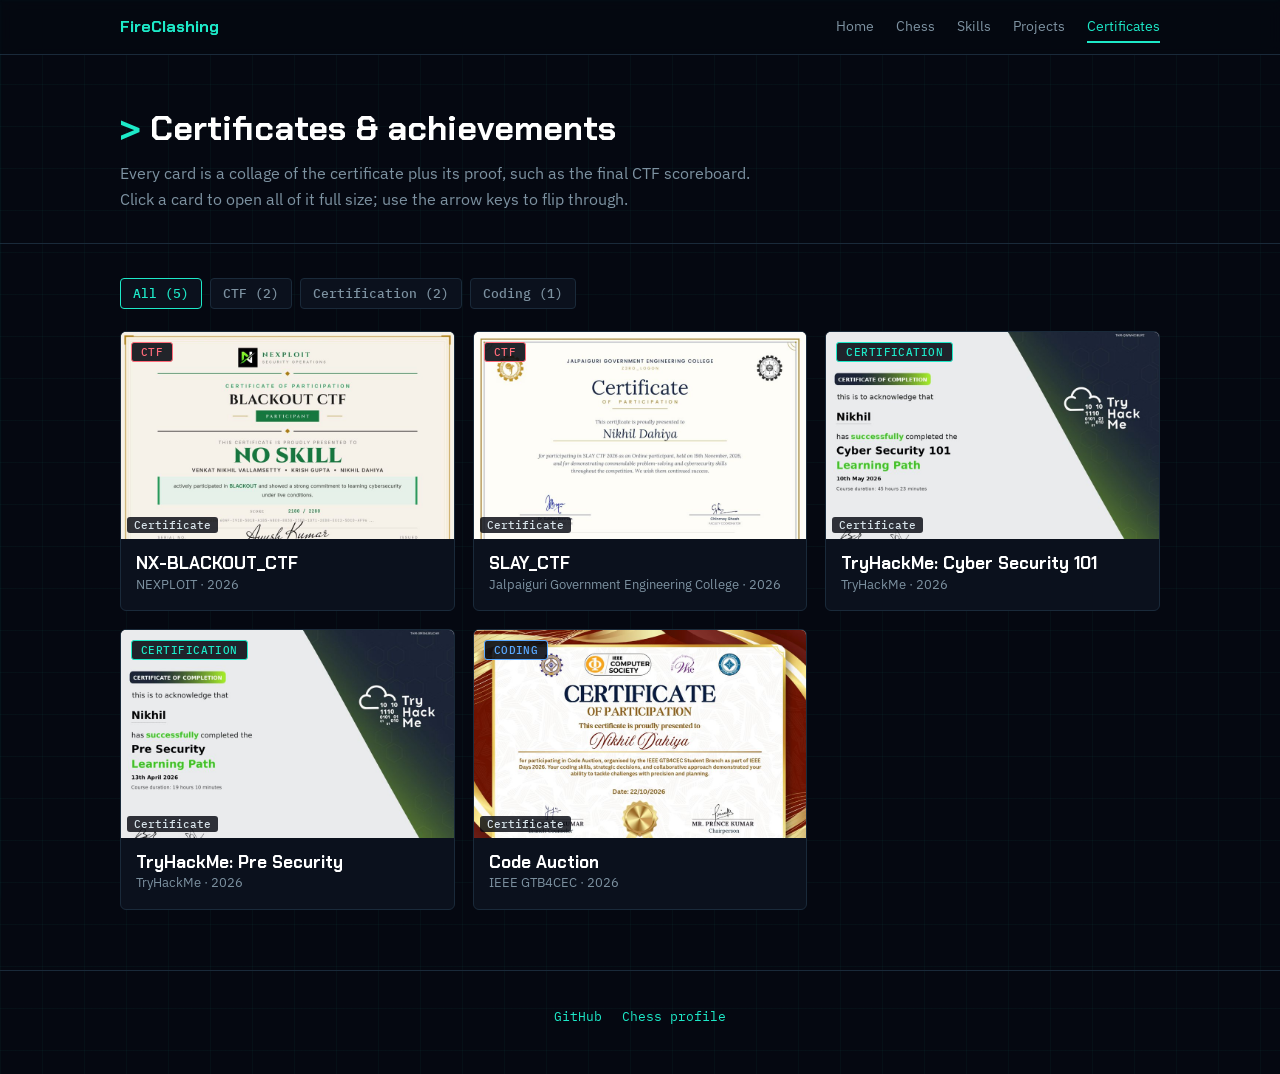
<file: certificates.html>
<!DOCTYPE html>
<html lang="en">
<head>
<meta charset="utf-8">
<meta name="viewport" content="width=device-width, initial-scale=1">
<title>Certificates &amp; Achievements | FireClashing</title>
<meta name="description" content="Certificates, CTF results and achievements by FireClashing.">
<link rel="icon" href="assets/FireClashing.png">
<link rel="preconnect" href="https://fonts.googleapis.com">
<link rel="preconnect" href="https://fonts.gstatic.com" crossorigin>
<link href="https://fonts.googleapis.com/css2?family=Chakra+Petch:wght@500;700&family=IBM+Plex+Sans:wght@400;500&family=IBM+Plex+Mono:wght@400;500&display=swap" rel="stylesheet">
<link rel="stylesheet" href="assets/style.css">
</head>
<body>
<nav id="nav" aria-label="Main"></nav>

<header class="pagehead"><div class="wrap">
  <h1>Certificates &amp; achievements</h1>
  <p class="sub">Every card is a collage of the certificate plus its proof, such as the final CTF scoreboard. Click a card to open all of it full size; use the arrow keys to flip through.</p>
</div></header>
<main class="page-body"><div class="wrap">
  <div class="filters" id="filters"></div>
  <div class="agrid" id="achGrid"></div>
</div></main>

<footer id="contact"></footer>

<script src="assets/data.js"></script>
<script src="assets/site.js"></script>
</body>
</html>
</file>
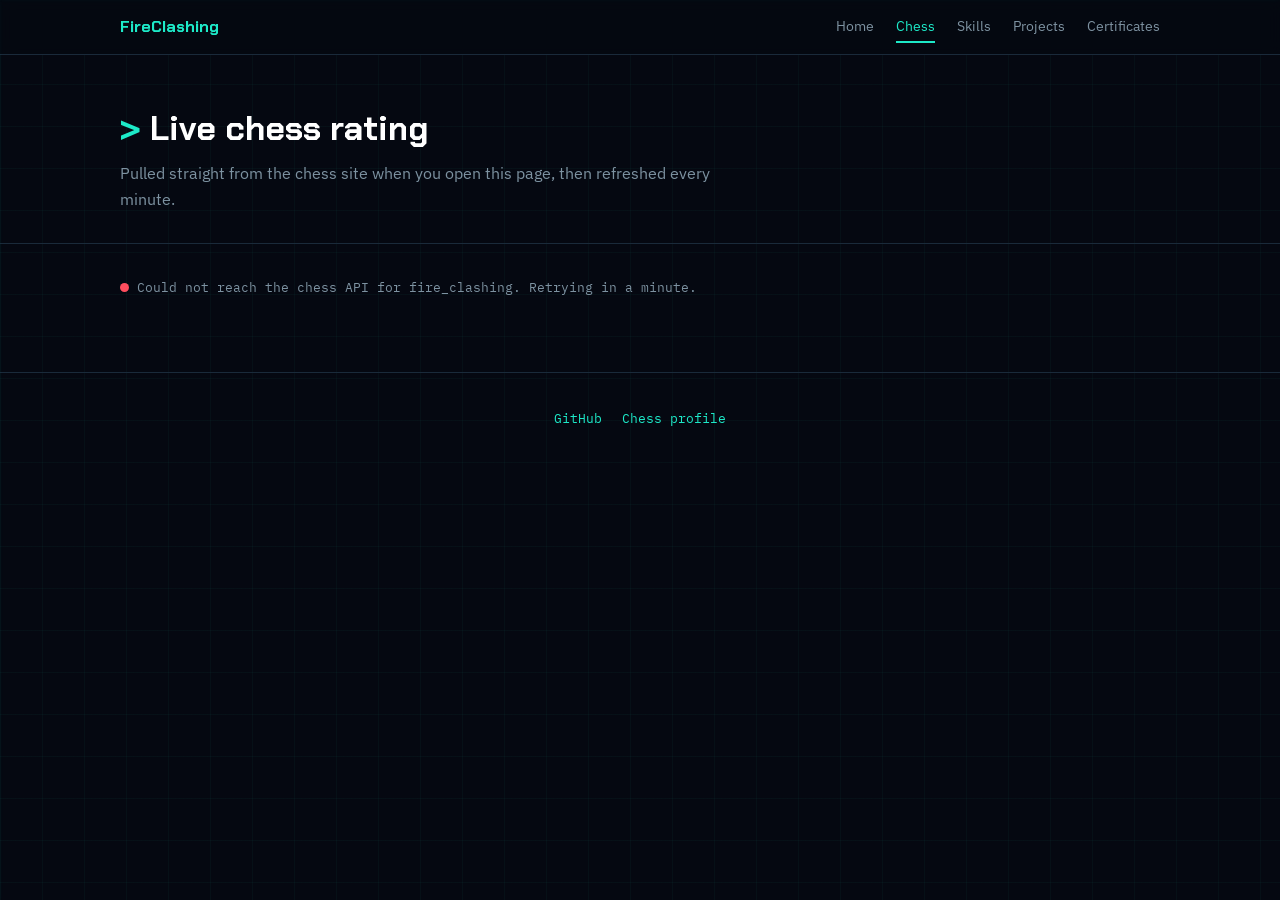
<file: chess.html>
<!DOCTYPE html>
<html lang="en">
<head>
<meta charset="utf-8">
<meta name="viewport" content="width=device-width, initial-scale=1">
<title>Chess | FireClashing</title>
<meta name="description" content="Live chess rating of fire_clashing.">
<link rel="icon" href="assets/FireClashing.png">
<link rel="preconnect" href="https://fonts.googleapis.com">
<link rel="preconnect" href="https://fonts.gstatic.com" crossorigin>
<link href="https://fonts.googleapis.com/css2?family=Chakra+Petch:wght@500;700&family=IBM+Plex+Sans:wght@400;500&family=IBM+Plex+Mono:wght@400;500&display=swap" rel="stylesheet">
<link rel="stylesheet" href="assets/style.css">
</head>
<body>
<nav id="nav" aria-label="Main"></nav>


<header class="pagehead"><div class="wrap">
  <h1>Live chess rating</h1>
  <p class="sub">Pulled straight from the chess site when you open this page, then refreshed every minute.</p>
</div></header>
<main class="page-body"><div class="wrap">
  <div data-card="chess"></div>
</div></main>

<footer id="contact"></footer>

<script src="assets/data.js"></script>
<script src="assets/site.js"></script>
</body>
</html>
</file>
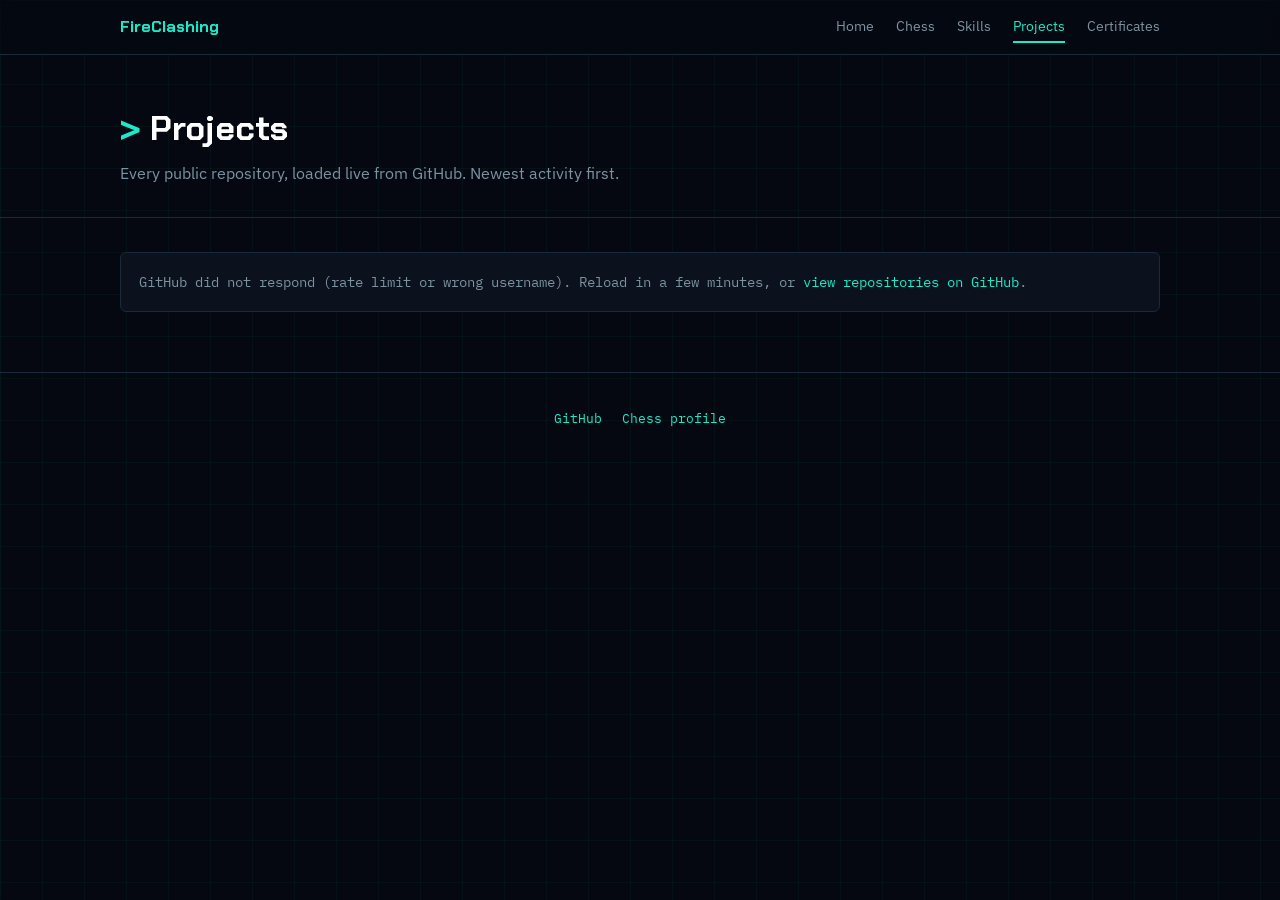
<file: projects.html>
<!DOCTYPE html>
<html lang="en">
<head>
<meta charset="utf-8">
<meta name="viewport" content="width=device-width, initial-scale=1">
<title>Projects | FireClashing</title>
<meta name="description" content="Public GitHub projects by FireClashing.">
<link rel="icon" href="assets/FireClashing.png">
<link rel="preconnect" href="https://fonts.googleapis.com">
<link rel="preconnect" href="https://fonts.gstatic.com" crossorigin>
<link href="https://fonts.googleapis.com/css2?family=Chakra+Petch:wght@500;700&family=IBM+Plex+Sans:wght@400;500&family=IBM+Plex+Mono:wght@400;500&display=swap" rel="stylesheet">
<link rel="stylesheet" href="assets/style.css">
</head>
<body>
<nav id="nav" aria-label="Main"></nav>

<header class="pagehead"><div class="wrap">
  <h1>Projects</h1>
  <p class="sub">Every public repository, loaded live from GitHub. Newest activity first. <span id="projCount"></span></p>
</div></header>
<main class="page-body"><div class="wrap">
  <div data-card="projects" data-filters="true"></div>
</div></main>

<footer id="contact"></footer>

<script src="assets/data.js"></script>
<script src="assets/site.js"></script>
</body>
</html>
</file>
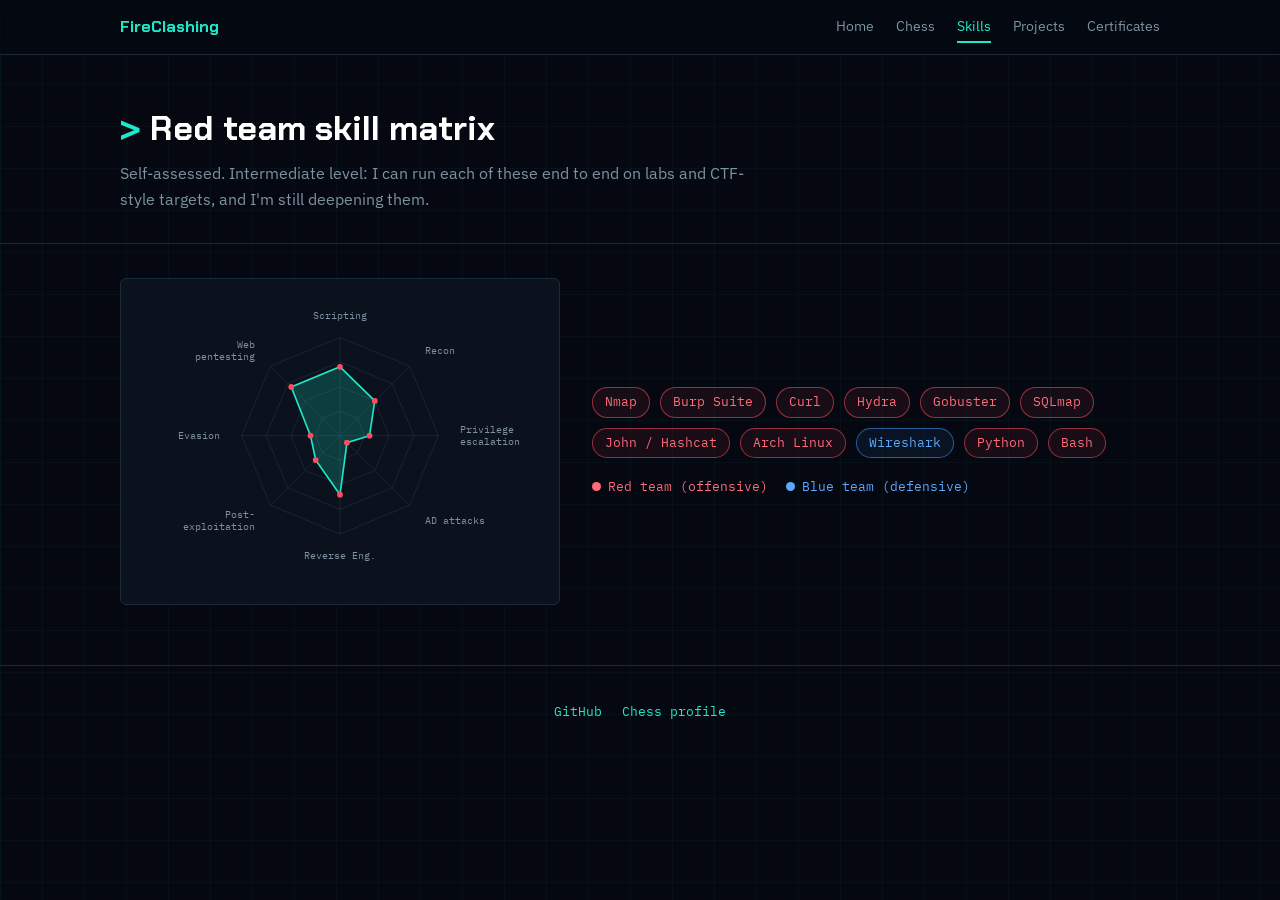
<file: skills.html>
<!DOCTYPE html>
<html lang="en">
<head>
<meta charset="utf-8">
<meta name="viewport" content="width=device-width, initial-scale=1">
<title>Skills | FireClashing</title>
<meta name="description" content="Red team skill matrix and tools.">
<link rel="icon" href="assets/FireClashing.png">
<link rel="preconnect" href="https://fonts.googleapis.com">
<link rel="preconnect" href="https://fonts.gstatic.com" crossorigin>
<link href="https://fonts.googleapis.com/css2?family=Chakra+Petch:wght@500;700&family=IBM+Plex+Sans:wght@400;500&family=IBM+Plex+Mono:wght@400;500&display=swap" rel="stylesheet">
<link rel="stylesheet" href="assets/style.css">
</head>
<body>
<nav id="nav" aria-label="Main"></nav>


<header class="pagehead"><div class="wrap">
  <h1>Red team skill matrix</h1>
  <p class="sub">Self-assessed. Intermediate level: I can run each of these end to end on labs and CTF-style targets, and I'm still deepening them.</p>
</div></header>
<main class="page-body"><div class="wrap">
  <div data-card="skills"></div>
</div></main>

<footer id="contact"></footer>

<script src="assets/data.js"></script>
<script src="assets/site.js"></script>
</body>
</html>
</file>
<file: assets/style.css>
:root{
  --bg:#050811; --panel:#0b111d; --panel2:#101828; --line:#1a2a3a;
  --teal:#1de9c8; --teal-d:#0f8f7c; --red:#ff4d5e; --blue:#5aa9ff; --gold:#ffc857; --text:#d7e3ea; --mute:#7d92a1;
  --head:'Chakra Petch',system-ui,sans-serif; --body:'IBM Plex Sans',system-ui,sans-serif; --mono:'IBM Plex Mono',ui-monospace,monospace;
}
*{box-sizing:border-box;margin:0}
html{scroll-behavior:smooth;scroll-padding-top:70px}
body{background:var(--bg);color:var(--text);font:400 16px/1.6 var(--body);min-height:100vh;
  background-image:linear-gradient(rgba(29,233,200,.035) 1px,transparent 1px),linear-gradient(90deg,rgba(29,233,200,.035) 1px,transparent 1px);
  background-size:42px 42px}
a{color:var(--teal);text-decoration:none}
a:hover{text-decoration:underline}
:focus-visible{outline:2px solid var(--teal);outline-offset:3px}
.wrap{max-width:1080px;margin:0 auto;padding:0 20px}

/* custom crosshair cursor */
*{cursor:none!important}
.crosshair{position:fixed;background:#00ffff;pointer-events:none;z-index:999999;opacity:.4;box-shadow:0 0 10px #00ffff}
#horizontal{height:3px;width:100vw;left:0;top:-10px}
#vertical{width:3px;height:100vh;top:0;left:-10px}
@media (hover:none){.crosshair{display:none}*{cursor:auto!important}}

/* nav */
nav{position:sticky;top:0;z-index:20;background:rgba(5,8,17,.88);backdrop-filter:blur(8px);border-bottom:1px solid var(--line)}
nav .wrap{display:flex;gap:22px;align-items:center;height:54px;overflow-x:auto}
nav b{font-family:var(--head);color:var(--teal);margin-right:auto;white-space:nowrap}
nav a{color:var(--mute);font-size:14px;white-space:nowrap;padding:4px 0;border-bottom:2px solid transparent}
nav a:hover{color:var(--teal);text-decoration:none}
nav a.active{color:var(--teal);border-bottom-color:var(--teal)}

/* hero + stats */
.hero{padding:56px 0 34px;text-align:center}
.banner{max-width:100%;width:768px;height:auto;image-rendering:pixelated;filter:drop-shadow(0 0 22px rgba(29,233,200,.35))}
.hero p.tag{font-family:var(--mono);color:var(--mute);margin-top:14px;font-size:15px}
.hero p.tag:first-of-type{margin-top:18px}
.hero p.tag span{color:var(--teal)}
.hero .cta{margin-top:24px;display:flex;gap:12px;justify-content:center;flex-wrap:wrap}
.btn{display:inline-block;padding:10px 18px;border:1px solid var(--teal);color:var(--teal);border-radius:4px;font-family:var(--head);font-weight:500;background:transparent;font-size:15px;line-height:1.4}
button.btn{font-family:var(--head)}
.btn:hover{background:var(--teal);color:#04110e;text-decoration:none}
.btn.solid{background:var(--teal);color:#04110e}
.btn.solid:hover{background:#6ff5de}
.stats{display:grid;grid-template-columns:repeat(auto-fit,minmax(140px,1fr));gap:14px}
.stat{padding:14px 16px;text-align:left}
.stat b{display:block;font-family:var(--head);font-size:30px;color:var(--teal);line-height:1.1}
.stat span{font:400 12.5px var(--mono);color:var(--mute)}

/* sections */
section{padding:54px 0;border-top:1px solid var(--line)}
h1,h2{font-family:var(--head);color:#fff;margin-bottom:6px}
h1{font-size:34px}
h2{font-size:28px}
h1::before,h2::before{content:"> ";color:var(--teal)}
.sub{color:var(--mute);margin-bottom:28px;max-width:64ch}
.card{background:var(--panel);border:1px solid var(--line);border-radius:6px}
.head-row{display:flex;justify-content:space-between;align-items:flex-end;gap:16px;flex-wrap:wrap;margin-bottom:6px}
.head-row .sub{margin-bottom:0}
.more{font-family:var(--mono);font-size:14px;white-space:nowrap}
.pagehead{padding:46px 0 30px}
.pagehead .sub{margin-bottom:0}
.page-body{padding:34px 0 60px;border-top:1px solid var(--line)}
.page-body section{padding:0;border:0}

/* chess */
.chess{display:grid;grid-template-columns:repeat(auto-fit,minmax(150px,1fr));gap:14px}
.mode{padding:18px;position:relative}
.mode .name{font-family:var(--mono);font-size:13px;color:var(--mute)}
.mode .rating{font-family:var(--head);font-size:44px;font-weight:700;color:var(--teal);line-height:1.1;margin:4px 0}
.mode .meta{font-size:13px;color:var(--mute)}
.live{display:flex;align-items:center;gap:8px;font-family:var(--mono);font-size:13px;color:var(--mute);margin-bottom:14px;flex-wrap:wrap}
.dot{width:9px;height:9px;border-radius:50%;background:var(--teal);animation:pulse 1.8s infinite}
.dot.off{background:var(--red);animation:none}
@keyframes pulse{50%{opacity:.25}}

.note{padding:18px;color:var(--mute);font-family:var(--mono);font-size:14px}

/* projects */
.pgrid{display:grid;grid-template-columns:repeat(auto-fill,minmax(290px,1fr));gap:18px}
.proj{position:relative;padding:0;overflow:hidden;display:flex;flex-direction:column;transition:border-color .15s,transform .15s}
.proj:hover{border-color:var(--teal-d);transform:translateY(-2px)}
.cover{height:120px;position:relative;overflow:hidden;background:#0a1220;border-bottom:1px solid var(--line)}
.cover img{width:100%;height:100%;object-fit:cover;display:block}
.cover.gen{display:flex;align-items:center;justify-content:center;
  background:radial-gradient(circle at 25% 20%,color-mix(in srgb,var(--c) 38%,transparent),transparent 62%),
  linear-gradient(rgba(255,255,255,.045) 1px,transparent 1px) 0 0/22px 22px,linear-gradient(90deg,rgba(255,255,255,.045) 1px,transparent 1px) 0 0/22px 22px,#0a1220}
.cover.gen span{font:700 46px var(--head);letter-spacing:.08em;color:var(--c);text-shadow:0 0 26px var(--c)}
.pinb,.statb{position:absolute;top:10px;font:500 11px var(--mono);padding:2px 9px;border-radius:3px;letter-spacing:.04em}
.pinb{left:10px;background:var(--teal);color:#04110e}
.statb{right:10px;background:rgba(5,8,17,.88);border:1px solid var(--line);color:var(--text)}
.pbody{padding:14px 16px 16px;display:flex;flex-direction:column;gap:10px;flex:1}
.proj h3{font-family:var(--head);font-size:18px;color:#fff;line-height:1.3}
.proj h3 a{color:inherit}
.proj p{font-size:14px;color:var(--mute)}
.tags{display:flex;gap:6px;flex-wrap:wrap}
.tags span{font:400 11.5px var(--mono);padding:1px 8px;border-radius:999px;border:1px solid var(--line);color:var(--teal);background:rgba(29,233,200,.06)}
.proj .foot{display:flex;gap:14px;font-family:var(--mono);font-size:12.5px;color:var(--mute);align-items:center;flex-wrap:wrap;margin-top:auto}
.lang i{display:inline-block;width:10px;height:10px;border-radius:50%;margin-right:5px}
.actions{display:flex;gap:8px;flex-wrap:wrap}
.btn.sm{padding:5px 13px;font-size:13px}
.btn.ghost{border-color:var(--line);color:var(--text)}
.btn.ghost:hover{border-color:var(--teal);background:transparent;color:var(--teal)}
.ptools{display:flex;gap:14px;align-items:center;flex-wrap:wrap;margin-bottom:22px}
.ptools input{background:var(--panel);border:1px solid var(--line);border-radius:4px;color:var(--text);font:400 14px var(--mono);padding:7px 12px;min-width:240px}
.ptools input:focus{border-color:var(--teal);outline:none}
.ptools .filters{margin:0}
.pgrid.wide .pinned{grid-column:span 2}
.pgrid.wide .pinned .cover{height:170px}
@media(max-width:700px){.pgrid.wide .pinned{grid-column:auto}}

/* skills */
.skills{display:grid;grid-template-columns:minmax(280px,440px) 1fr;gap:32px;align-items:center}
.radarbox{padding:14px}
.radar text{fill:var(--mute);font:12px var(--mono)}
.tools{display:flex;flex-wrap:wrap;gap:10px}
.tools span{font-family:var(--mono);font-size:13px;padding:4px 12px;border-radius:999px;border:1px solid;background:var(--panel)}
.tools .red{color:#ff6b79;border-color:rgba(255,77,94,.55);background:rgba(255,77,94,.08)}
.tools .blue{color:var(--blue);border-color:rgba(66,153,255,.55);background:rgba(66,153,255,.08)}
.legend{margin-top:18px;display:flex;gap:18px;flex-wrap:wrap;font-family:var(--mono);font-size:12.5px}
.legend .red{color:#ff6b79}.legend .blue{color:var(--blue)}
.legend span::before{content:"";display:inline-block;width:9px;height:9px;border-radius:50%;background:currentColor;margin-right:7px}

/* achievements: filters + collage cards */
.filters{display:flex;gap:8px;margin-bottom:22px;flex-wrap:wrap}
.filters button{font:500 13px var(--mono);padding:6px 12px;border-radius:4px;border:1px solid var(--line);background:var(--panel);color:var(--mute)}
.filters button:hover{color:var(--text)}
.filters button[aria-pressed=true]{border-color:var(--teal);color:var(--teal)}
.agrid{display:grid;grid-template-columns:repeat(auto-fill,minmax(320px,1fr));gap:18px}
.ach{display:flex;flex-direction:column;overflow:hidden;position:relative;text-align:left;color:inherit;font:inherit;padding:0;transition:border-color .15s,transform .15s;text-decoration:none!important}
.ach:hover{border-color:var(--teal-d);transform:translateY(-2px)}
.collage{display:grid;gap:3px;aspect-ratio:16/10;background:#02050b;overflow:hidden}
.collage.n1{grid-template-columns:1fr}
.collage.n2{grid-template-columns:1fr 1fr}
.collage.n3{grid-template-columns:1.6fr 1fr;grid-template-rows:1fr 1fr}
.collage.n3 .tile:first-child{grid-row:1 / span 2}
.tile{position:relative;overflow:hidden;background:#fff;min-height:0;min-width:0}
.tile img,.tile iframe{width:100%;height:100%;object-fit:cover;object-position:top;display:block;transition:transform .35s}
.tile iframe{width:200%;height:200%;border:0;transform:scale(.5);transform-origin:0 0;pointer-events:none;background:#fff}
.ach:hover .tile img{transform:scale(1.04)}
.lab{position:absolute;left:6px;bottom:6px;font:500 10.5px var(--mono);background:rgba(5,8,17,.82);color:var(--text);padding:1px 7px;border-radius:3px;max-width:calc(100% - 12px);white-space:nowrap;overflow:hidden;text-overflow:ellipsis}
.plus{position:absolute;inset:0;background:rgba(5,8,17,.7);display:flex;align-items:center;justify-content:center;font:700 26px var(--head);color:#fff}
.chip{position:absolute;top:10px;left:10px;font:500 11px var(--mono);padding:2px 9px;border-radius:3px;background:rgba(5,8,17,.88);border:1px solid currentColor;color:var(--mute);text-transform:uppercase;letter-spacing:.04em}
.chip.t-ctf{color:#ff6b79}.chip.t-certification{color:var(--teal)}.chip.t-coding{color:var(--blue)}
.rank{position:absolute;top:10px;right:10px;font:700 12px var(--mono);padding:2px 10px;border-radius:3px;background:var(--gold);color:#1b1300;letter-spacing:.03em}
.ach .info{padding:13px 15px 15px}
.ach h3{font-family:var(--head);font-size:17px;color:#fff;line-height:1.3}
.ach .info p{font-size:13px;color:var(--mute)}
.ach .info .res{color:var(--gold);font-family:var(--mono);font-size:12.5px;margin-top:3px}

/* viewer */
.modal{position:fixed;inset:0;background:#020409;z-index:50;display:none;flex-direction:column;padding:14px 16px}
.modal.open{display:flex}
.modal header{display:flex;justify-content:space-between;align-items:flex-start;gap:12px;margin-bottom:10px;color:#fff}
.modal header h3{font-family:var(--head);font-size:20px;line-height:1.3}
.modal header p{font:400 13px var(--mono);color:var(--mute)}
.modal header p b{color:var(--gold);font-weight:500}
.modal header .actions{display:flex;gap:10px;flex-shrink:0}
.vstage{flex:1;min-height:0;display:flex;align-items:center;gap:10px}
.vmedia{flex:1;height:100%;min-width:0;display:flex;align-items:center;justify-content:center}
.vmedia img{max-width:100%;max-height:100%;object-fit:contain;border:1px solid var(--line)}
.vmedia iframe{width:100%;height:100%;border:1px solid var(--line);background:#fff}
.navbtn{width:44px;height:44px;flex-shrink:0;border-radius:50%;border:1px solid var(--line);background:var(--panel);color:var(--teal);font-size:24px;line-height:1}
.navbtn:hover{border-color:var(--teal)}
.strip{display:flex;gap:10px;justify-content:center;margin-top:10px;overflow-x:auto;padding-bottom:2px}
.strip button{flex:0 0 auto;width:118px;border:1px solid var(--line);background:var(--panel);border-radius:5px;padding:0;overflow:hidden;color:var(--mute);font:400 11px var(--mono);text-align:left}
.strip button[aria-current=true]{border-color:var(--teal);color:var(--teal)}
.strip img{width:100%;height:66px;object-fit:cover;object-position:top;display:block;background:#fff}
.strip .pdfbox{height:66px;display:flex;align-items:center;justify-content:center;background:var(--panel2);font:700 16px var(--head);color:var(--mute)}
.strip span{display:block;padding:3px 7px;white-space:nowrap;overflow:hidden;text-overflow:ellipsis}

footer{padding:36px 0;border-top:1px solid var(--line);text-align:center;color:var(--mute);font-family:var(--mono);font-size:13px}
footer .links{display:flex;gap:20px;justify-content:center;margin-bottom:10px;flex-wrap:wrap}
@media(max-width:760px){.skills{grid-template-columns:1fr}.agrid{grid-template-columns:1fr}.navbtn{width:36px;height:36px;font-size:20px}h1{font-size:28px}}
@media(prefers-reduced-motion:reduce){*{animation:none!important;transition:none!important;scroll-behavior:auto!important}}

/* home: banner only */
body.home{display:flex;flex-direction:column}
.hero.full{flex:1;display:flex;align-items:center;justify-content:center;padding:40px 0}

/* home cards */
.cards{display:grid;grid-template-columns:repeat(12,1fr);gap:18px;padding:6px 0 60px}
.dcard{grid-column:span 12;min-width:0;padding:0;border:0}
.dcard.size-half{grid-column:span 6}
.dcard.size-third{grid-column:span 4}
.dcard.size-quarter{grid-column:span 3}
.dc-head{display:flex;justify-content:space-between;align-items:baseline;gap:12px;margin-bottom:14px}
.dc-head h3{font-family:var(--head);font-size:21px;color:#fff}
.dc-head h3::before{content:"> ";color:var(--teal)}
.dcard .skills{grid-template-columns:1fr;gap:18px}
.dcard .radarbox{padding:8px}
.dcard .mode .rating{font-size:34px}
.dcard .chess{grid-template-columns:repeat(auto-fit,minmax(120px,1fr))}
@media(max-width:860px){.dcard.size-half,.dcard.size-third{grid-column:span 12}.dcard.size-quarter{grid-column:span 6}}
@media(max-width:520px){.dcard.size-quarter{grid-column:span 12}}

/* home tiles */
.htile{display:flex;flex-direction:column;gap:4px;padding:22px 22px!important;text-decoration:none!important;color:inherit;transition:border-color .15s,transform .15s}
.htile:hover{border-color:var(--teal);transform:translateY(-3px)}
.t-label{font:500 13px var(--mono);color:var(--mute);text-transform:uppercase;letter-spacing:.1em}
.t-val{font:700 46px var(--head);color:var(--teal);line-height:1.1}
.t-sub{color:var(--mute);font-size:14px;min-height:1.4em}
.t-go{margin-top:14px;font:500 13px var(--mono);color:var(--teal)}

/* Circular GitHub Profile Avatar */
.github-avatar {
    width: 200px;
    height: 200px;
    border-radius: 50%;
    overflow: hidden;
    display: inline-block;
    flex-shrink: 0;
}



.github-link:hover {
    border-color: #58a6ff;
    transform: translateY(-3px);
}
</file>
